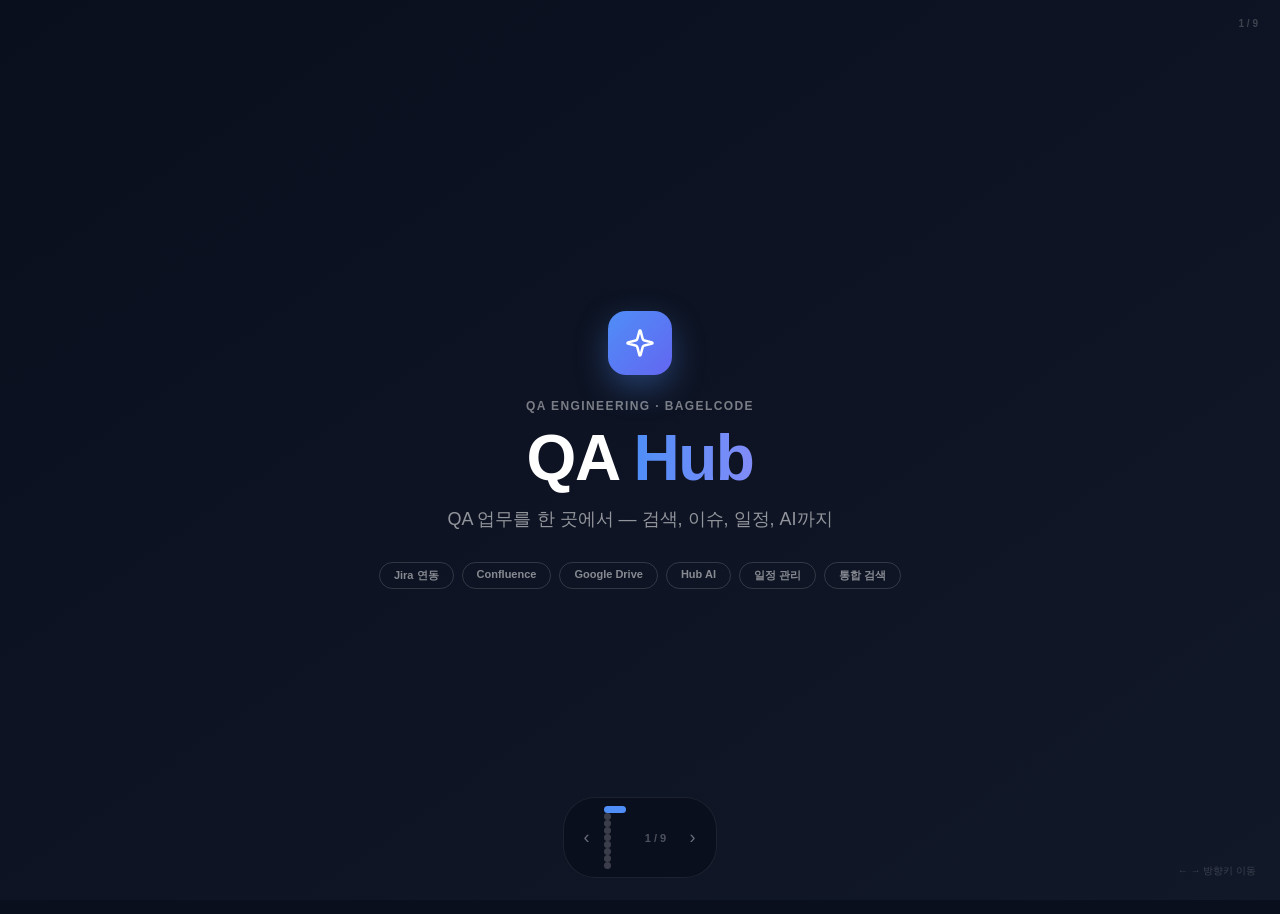
<file: docs/presentation.html>
<!DOCTYPE html>
<html lang="ko">
<head>
<meta charset="UTF-8">
<title>QA Hub — 팀 소개 발표</title>
<style>
  *{box-sizing:border-box;margin:0;padding:0}
  body{font-family:-apple-system,BlinkMacSystemFont,'Segoe UI','Apple SD Gothic Neo',sans-serif;background:#0a0f1e;overflow:hidden;height:100vh;width:100vw}

  .slide{position:absolute;inset:0;display:flex;opacity:0;pointer-events:none;transition:opacity .4s ease,transform .4s ease;transform:translateY(14px)}
  .slide.active{opacity:1;pointer-events:all;transform:translateY(0)}
  .full-center{flex-direction:column;align-items:center;justify-content:center;padding:60px 80px}

  .bg-dark{background:linear-gradient(145deg,#0a0f1e 0%,#111827 100%)}
  .bg-accent{background:linear-gradient(145deg,#0d1b3e 0%,#1a1040 100%)}

  /* 커버 */
  .logo-wrap{width:64px;height:64px;border-radius:18px;background:linear-gradient(135deg,#4f8ef7,#6366f1);display:flex;align-items:center;justify-content:center;margin-bottom:24px;box-shadow:0 12px 32px rgba(79,142,247,.35)}
  .kicker{font-size:12px;font-weight:700;letter-spacing:1.4px;text-transform:uppercase;color:rgba(255,255,255,.45);margin-bottom:12px;text-align:center}
  .h1{font-size:64px;font-weight:900;letter-spacing:-1.5px;line-height:1.05;color:#fff;text-align:center}
  .h1 em{font-style:normal;background:linear-gradient(90deg,#4f8ef7,#818cf8);-webkit-background-clip:text;-webkit-text-fill-color:transparent;background-clip:text}
  .h2{font-size:42px;font-weight:900;letter-spacing:-1px;line-height:1.1;color:#fff;text-align:center;margin-bottom:10px}
  .sub{font-size:18px;color:rgba(255,255,255,.55);line-height:1.7;text-align:center;margin-top:12px}
  .pill-row{display:flex;gap:8px;margin-top:28px;flex-wrap:wrap;justify-content:center}
  .pill{font-size:11px;font-weight:600;padding:5px 14px;border-radius:20px;border:1px solid rgba(255,255,255,.15);color:rgba(255,255,255,.5)}

  /* 공통 카드 */
  .grid3{display:grid;grid-template-columns:repeat(3,1fr);gap:18px;width:100%;max-width:960px}
  .card{background:rgba(255,255,255,.06);border:1px solid rgba(255,255,255,.1);border-radius:18px;padding:30px 26px}
  .card-center{text-align:center}
  .ci{margin-bottom:14px;display:flex;justify-content:center}
  .ct{font-size:15px;font-weight:700;color:#fff;margin-bottom:10px}
  .cd{font-size:13.5px;color:rgba(255,255,255,.6);line-height:1.75;word-break:keep-all}
  .cd strong{color:rgba(255,255,255,.9)}

  /* 솔루션 바 */
  .bar{background:linear-gradient(90deg,rgba(79,142,247,.14),rgba(99,102,241,.14));border:1px solid rgba(79,142,247,.3);border-radius:14px;padding:18px 32px;text-align:center;width:100%;max-width:960px;margin-top:22px}
  .bar-main{font-size:16px;font-weight:700;color:#fff}
  .bar-sub{font-size:13px;color:rgba(255,255,255,.5);margin-top:5px}

  /* 빌드 슬라이드 */
  .build-head{display:flex;align-items:center;gap:12px;margin-bottom:14px}
  .bicon{width:40px;height:40px;border-radius:11px;display:flex;align-items:center;justify-content:center;font-size:19px;flex-shrink:0}

  /* gs-os 상세 슬라이드 */
  .flow{display:flex;flex-direction:column;gap:12px;width:100%;max-width:860px;margin-top:4px}
  .flow-row{display:flex;align-items:flex-start;gap:18px;background:rgba(255,255,255,.05);border:1px solid rgba(255,255,255,.09);border-radius:14px;padding:18px 24px}
  .flow-num{width:30px;height:30px;border-radius:50%;background:linear-gradient(135deg,#22c55e,#0ea5e9);display:flex;align-items:center;justify-content:center;font-size:13px;font-weight:800;color:#fff;flex-shrink:0;margin-top:2px}
  .flow-body{font-size:13.5px;color:rgba(255,255,255,.65);line-height:1.7;word-break:keep-all}
  .flow-body strong{color:#fff;font-size:14px;display:block;margin-bottom:4px}
  .tag{display:inline-block;font-size:11px;font-weight:700;padding:2px 9px;border-radius:6px;background:rgba(34,197,94,.15);color:#4ade80;border:1px solid rgba(34,197,94,.25);margin-right:4px;font-family:monospace}

  /* 기대 결과 */
  .result-grid{display:grid;grid-template-columns:repeat(3,1fr);gap:18px;width:100%;max-width:960px}
  .result-card{background:rgba(255,255,255,.06);border:1px solid rgba(255,255,255,.1);border-radius:18px;padding:30px 24px;text-align:center}
  .result-num{font-size:38px;font-weight:900;margin-bottom:8px}
  .result-label{font-size:15px;font-weight:700;color:#fff;margin-bottom:10px}
  .result-desc{font-size:13.5px;color:rgba(255,255,255,.55);line-height:1.75;word-break:keep-all}

  /* 한계점 */
  .limit-grid{display:grid;grid-template-columns:repeat(3,1fr);gap:18px;width:100%;max-width:960px}
  .limit-card{background:rgba(255,255,255,.05);border:1px solid rgba(255,255,255,.08);border-radius:18px;padding:28px 22px;text-align:center}
  .limit-icon{margin-bottom:12px;display:flex;justify-content:center}
  .limit-title{font-size:15px;font-weight:700;color:#fff;margin-bottom:8px}
  .limit-desc{font-size:13px;color:rgba(255,255,255,.55);line-height:1.75;margin-bottom:14px;word-break:keep-all}
  .limit-fix{font-size:12px;color:#60a5fa;background:rgba(79,142,247,.12);border:1px solid rgba(79,142,247,.2);border-radius:8px;padding:8px 12px;line-height:1.6;word-break:keep-all}

  /* 데모 */
  .demo-btn{background:linear-gradient(135deg,#4f8ef7,#6366f1);border:none;color:#fff;font-size:16px;font-weight:700;padding:16px 44px;border-radius:14px;cursor:pointer;box-shadow:0 8px 24px rgba(79,142,247,.4);transition:transform .15s,box-shadow .15s}
  .demo-btn:hover{transform:translateY(-2px);box-shadow:0 12px 32px rgba(79,142,247,.5)}

  /* 마무리 */
  .end-grid{display:grid;grid-template-columns:repeat(2,1fr);gap:14px;width:100%;max-width:680px;margin-top:24px}
  .end-card{background:rgba(255,255,255,.06);border:1px solid rgba(255,255,255,.1);border-radius:12px;padding:18px 20px}
  .end-card h4{font-size:10px;font-weight:700;text-transform:uppercase;letter-spacing:.6px;color:rgba(255,255,255,.4);margin-bottom:8px}
  .end-card p{font-size:13px;color:#fff;line-height:1.6}
  .url-pill{background:rgba(79,142,247,.15);border:1px solid rgba(79,142,247,.35);border-radius:12px;padding:13px 24px;font-size:15px;font-weight:700;color:#93c5fd;margin-top:18px;display:inline-block}

  /* 네비게이션 */
  .nav-bar{position:fixed;bottom:22px;left:50%;transform:translateX(-50%);display:flex;align-items:center;gap:10px;background:rgba(10,15,30,.9);backdrop-filter:blur(16px);border:1px solid rgba(255,255,255,.08);border-radius:32px;padding:8px 16px;z-index:1000}
  .dot{width:7px;height:7px;border-radius:50%;background:rgba(255,255,255,.2);cursor:pointer;transition:all .2s}
  .dot.on{background:#4f8ef7;width:22px;border-radius:4px}
  .nbtn{background:none;border:none;color:rgba(255,255,255,.4);cursor:pointer;font-size:18px;padding:0 4px;transition:color .15s}
  .nbtn:hover{color:#fff}
  .nnum{font-size:11px;font-weight:600;color:rgba(255,255,255,.28);min-width:40px;text-align:center}
  .keyhint{position:fixed;bottom:22px;right:24px;font-size:10px;color:rgba(255,255,255,.18)}
  .sc{position:fixed;top:18px;right:22px;font-size:10px;font-weight:700;color:rgba(255,255,255,.2);z-index:1000;pointer-events:none}
</style>
</head>
<body>

<!-- ①커버 -->
<div class="slide bg-dark full-center active">
  <div class="logo-wrap">
    <svg width="30" height="30" viewBox="0 0 24 24" fill="none" stroke="#fff" stroke-width="2" stroke-linecap="round" stroke-linejoin="round"><path d="M9.937 15.5A2 2 0 0 0 8.5 14.063l-6.135-1.582a.5.5 0 0 1 0-.962L8.5 9.937A2 2 0 0 0 9.937 8.5l1.582-6.135a.5.5 0 0 1 .963 0L14.063 8.5A2 2 0 0 0 15.5 9.937l6.135 1.582a.5.5 0 0 1 0 .962L15.5 14.063a2 2 0 0 0-1.437 1.437l-1.582 6.135a.5.5 0 0 1-.963 0z"/></svg>
  </div>
  <div class="kicker">QA Engineering · Bagelcode</div>
  <div class="h1">QA <em>Hub</em></div>
  <div class="sub">QA 업무를 한 곳에서 — 검색, 이슈, 일정, AI까지</div>
  <div class="pill-row">
    <span class="pill">Jira 연동</span>
    <span class="pill">Confluence</span>
    <span class="pill">Google Drive</span>
    <span class="pill">Hub AI</span>
    <span class="pill">일정 관리</span>
    <span class="pill">통합 검색</span>
  </div>
</div>

<!-- ②배경 / 문제 -->
<div class="slide bg-dark full-center">
  <div style="margin-bottom:30px">
    <div class="kicker">Why we built this</div>
    <div class="h2">QA 업무, 지금까지는 이랬어요</div>
  </div>
  <div class="grid3">
    <div class="card card-center">
      <div class="ci"><svg width="32" height="32" viewBox="0 0 24 24" fill="none" stroke="rgba(255,255,255,.7)" stroke-width="1.5" stroke-linecap="round" stroke-linejoin="round"><path d="M16 3h5v5"/><path d="M4 20 21 3"/><path d="M21 16v5h-5"/><path d="M15 15l6 6"/><path d="M4 4l5 5"/></svg></div>
      <div class="ct">툴 분산</div>
      <div class="cd">Jira·Confluence·Drive·Slack을 탭마다 열어두고 오가며 정보를 찾아야 했어요</div>
    </div>
    <div class="card card-center">
      <div class="ci"><svg width="32" height="32" viewBox="0 0 24 24" fill="none" stroke="rgba(255,255,255,.7)" stroke-width="1.5" stroke-linecap="round" stroke-linejoin="round"><rect x="3" y="4" width="18" height="18" rx="2"/><path d="M16 2v4M8 2v4M3 10h18"/></svg></div>
      <div class="ct">일정 파악 어려움</div>
      <div class="cd">스프레드시트·구두 공유가 섞여 팀 전체 QA 일정을 한눈에 보기 어려웠어요</div>
    </div>
    <div class="card card-center">
      <div class="ci"><svg width="32" height="32" viewBox="0 0 24 24" fill="none" stroke="rgba(255,255,255,.7)" stroke-width="1.5" stroke-linecap="round" stroke-linejoin="round"><circle cx="11" cy="11" r="8"/><path d="m21 21-4.3-4.3"/></svg></div>
      <div class="ct">문서 접근 비효율</div>
      <div class="cd">TC 시트·GDD·Math Doc 링크를 매번 Confluence나 Drive에서 직접 찾아야 했어요</div>
    </div>
  </div>
  <div class="bar">
    <div class="bar-main">→ QA Hub 하나로 모두 연결</div>
    <div class="bar-sub">Jira · Confluence · Google Drive · Slack · Calendar — 단일 창구에서 끝</div>
  </div>
</div>

<!-- ③어떻게 만들었나 -->
<div class="slide bg-dark full-center">
  <div style="margin-bottom:28px">
    <div class="kicker">How we built it</div>
    <div class="h2" style="font-size:36px">AI 툴과 함께한 제작 노하우</div>
  </div>
  <div class="grid3" style="max-width:900px">
    <div class="card">
      <div class="build-head">
        <div class="bicon" style="background:linear-gradient(135deg,#4f8ef7,#6366f1)"><svg width="20" height="20" viewBox="0 0 24 24" fill="none" stroke="#fff" stroke-width="1.8" stroke-linecap="round" stroke-linejoin="round"><path d="M12 19l7-7 3 3-7 7-3-3z"/><path d="M18 13l-1.5-7.5L2 2l3.5 14.5L13 18l5-5z"/><path d="M2 2l7.586 7.586"/><circle cx="11" cy="11" r="2"/></svg></div>
        <div class="ct" style="margin:0">Figma MCP</div>
      </div>
      <div class="cd">
        레이아웃 설계 시 <strong>Figma MCP</strong>로 디자인 컨텍스트를 직접 참조하며 개발<br><br>
        컴포넌트 구조·색상·간격을 코드에 즉시 반영해 디자인-개발 간 오차를 최소화했어요
      </div>
    </div>
    <div class="card">
      <div class="build-head">
        <div class="bicon" style="background:linear-gradient(135deg,#f59e0b,#ef4444)"><svg width="20" height="20" viewBox="0 0 24 24" fill="none" stroke="#fff" stroke-width="1.8" stroke-linecap="round" stroke-linejoin="round"><rect x="2" y="3" width="9" height="18" rx="1"/><rect x="13" y="3" width="9" height="18" rx="1"/></svg></div>
        <div class="ct" style="margin:0">시안 비교 워크플로우</div>
      </div>
      <div class="cd">
        UI 요소마다 <strong>A안 / B안 시안</strong>을 나란히 생성 후 비교<br><br>
        담당자 컬럼·상태 뱃지·테이블 정렬 등 세부 UX를 반복 검토하며 최적안을 선택했어요
      </div>
    </div>
    <div class="card">
      <div class="build-head">
        <div class="bicon" style="background:linear-gradient(135deg,#22c55e,#0ea5e9)"><svg width="20" height="20" viewBox="0 0 24 24" fill="none" stroke="#fff" stroke-width="1.8" stroke-linecap="round" stroke-linejoin="round"><circle cx="12" cy="12" r="3"/><circle cx="3" cy="6" r="2"/><circle cx="21" cy="6" r="2"/><circle cx="3" cy="18" r="2"/><circle cx="21" cy="18" r="2"/><path d="M5 6h5m4 0h5M5 18h5m4 0h5M9 7l3 5m3-5-3 5"/></svg></div>
        <div class="ct" style="margin:0">gs-os-ontology MCP</div>
      </div>
      <div class="cd">
        게임 목록 · 문서 링크를 <strong>온톨로지 MCP</strong>로 실시간 연동<br><br>
        GDD·Math Doc·Sound·연출 문서를 게임명 하나로 자동 매핑 — 수동 관리 불필요
      </div>
    </div>
  </div>
  <div class="bar" style="max-width:900px">
    <div class="bar-main">Claude AI (Cowork) 와 페어 프로그래밍으로 전체 개발</div>
    <div class="bar-sub">기획 → 시안 → 코드 → 검증까지 AI와 협업 — 혼자서도 풀스택 QA 툴 완성</div>
  </div>
</div>

<!-- ④gs-os MCP 활용 상세 -->
<div class="slide bg-dark full-center">
  <div style="margin-bottom:24px">
    <div class="kicker">gs-os-ontology MCP 활용</div>
    <div class="h2" style="font-size:36px">게임 메타데이터를 코드 없이 연결하다</div>
  </div>
  <div class="flow">
    <div class="flow-row">
      <div class="flow-num">1</div>
      <div class="flow-body">
        <strong>서버 시작 시 전체 게임 목록 자동 캐싱</strong>
        <span class="tag">search_games</span> 툴로 스타트업 시 모든 게임 데이터를 메모리에 올려요 — 검색·드롭다운이 즉각 응답
      </div>
    </div>
    <div class="flow-row">
      <div class="flow-num">2</div>
      <div class="flow-body">
        <strong>게임명 → 문서 링크 원클릭 조회</strong>
        <span class="tag">get_game</span> 툴로 GDD·Math Doc·Sound Sheet·연출 링크를 게임명 하나로 자동 반환 — TC 현황 카드 클릭 한 번으로 문서 패널 오픈
      </div>
    </div>
    <div class="flow-row">
      <div class="flow-num">3</div>
      <div class="flow-body">
        <strong>Drive 검색과 온톨로지 결과를 병합 · 우선순위 부여</strong>
        온톨로지 결과(from_ontology: true)를 Drive 검색 결과보다 상위에 노출 — 정확도 높은 공식 링크가 항상 먼저 표시
      </div>
    </div>
    <div class="flow-row">
      <div class="flow-num">4</div>
      <div class="flow-body">
        <strong>통합 검색 키워드 확장에도 활용</strong>
        게임 이름·코드·별칭을 온톨로지 기반으로 확장해 오탈자·약어 검색도 정확히 매칭
      </div>
    </div>
  </div>
</div>

<!-- ⑤기대 결과 -->
<div class="slide bg-dark full-center">
  <div style="margin-bottom:28px">
    <div class="kicker">Expected Impact</div>
    <div class="h2" style="font-size:36px">실무에서 기대하는 효과</div>
  </div>
  <div class="result-grid">
    <div class="result-card">
      <div class="result-num" style="display:flex;justify-content:center"><svg width="38" height="38" viewBox="0 0 24 24" fill="none" stroke="#60a5fa" stroke-width="1.5" stroke-linecap="round" stroke-linejoin="round"><circle cx="12" cy="12" r="9"/><path d="M12 7v5l3 3"/></svg></div>
      <div class="result-label">컨텍스트 스위칭 감소</div>
      <div class="result-desc">Jira·Confluence·Drive·Slack을 오가는 시간을 줄이고 QA Hub 한 곳에서 업무 마무리</div>
    </div>
    <div class="result-card">
      <div class="result-num" style="display:flex;justify-content:center"><svg width="38" height="38" viewBox="0 0 24 24" fill="none" stroke="#34d399" stroke-width="1.5" stroke-linecap="round" stroke-linejoin="round"><path d="M10 13a5 5 0 0 0 7.54.54l3-3a5 5 0 0 0-7.07-7.07l-1.72 1.71"/><path d="M14 11a5 5 0 0 0-7.54-.54l-3 3a5 5 0 0 0 7.07 7.07l1.71-1.71"/></svg></div>
      <div class="result-label">문서 접근 자동화</div>
      <div class="result-desc">게임별 GDD·Math·Sound·TC 링크를 클릭 한 번으로 — 매번 찾아 헤매는 일 없음</div>
    </div>
    <div class="result-card">
      <div class="result-num" style="display:flex;justify-content:center"><svg width="38" height="38" viewBox="0 0 24 24" fill="none" stroke="#a78bfa" stroke-width="1.5" stroke-linecap="round" stroke-linejoin="round"><path d="M9.937 15.5A2 2 0 0 0 8.5 14.063l-6.135-1.582a.5.5 0 0 1 0-.962L8.5 9.937A2 2 0 0 0 9.937 8.5l1.582-6.135a.5.5 0 0 1 .963 0L14.063 8.5A2 2 0 0 0 15.5 9.937l6.135 1.582a.5.5 0 0 1 0 .962L15.5 14.063a2 2 0 0 0-1.437 1.437l-1.582 6.135a.5.5 0 0 1-.963 0z"/></svg></div>
      <div class="result-label">자연어 이슈 분석</div>
      <div class="result-desc">Hub AI로 "이번 달 Critical 이슈 요약해줘" 같은 질의를 자연어로 즉시 처리</div>
    </div>
  </div>
  <div class="bar">
    <div class="bar-main">QA 업무의 단순 반복을 줄이고, 본질적인 테스트에 더 집중</div>
    <div class="bar-sub">검색 · 문서 · 일정 · 이슈 트래킹을 하나의 창구로 통합</div>
  </div>
</div>

<!-- ⑥목표 -->
<div class="slide bg-dark full-center">
  <div style="margin-bottom:28px">
    <div class="kicker">Goal</div>
    <div class="h2" style="font-size:36px">QA 팀 내부 공용 도구로 자리잡기</div>
    <div class="sub" style="margin-top:10px">1차 목표 — QA 팀원 전체가 동일한 허브에서 업무</div>
  </div>
  <div class="flow" style="max-width:820px">
    <div class="flow-row">
      <div class="flow-num" style="background:linear-gradient(135deg,#6366f1,#4f8ef7)"><svg width="14" height="14" viewBox="0 0 24 24" fill="none" stroke="#fff" stroke-width="2.2" stroke-linecap="round" stroke-linejoin="round"><circle cx="12" cy="10" r="3"/><path d="M12 2a8 8 0 0 0-8 8c0 5.25 8 13 8 13s8-7.75 8-13a8 8 0 0 0-8-8z"/></svg></div>
      <div class="flow-body">
        <strong>현재 — 개인 로컬 환경</strong>
        localhost:8000 에서 운영 중 · QA 담당자 개인이 사용 · 팀 공유 불가
      </div>
    </div>
    <div class="flow-row">
      <div class="flow-num" style="background:linear-gradient(135deg,#f59e0b,#22c55e)"><svg width="14" height="14" viewBox="0 0 24 24" fill="none" stroke="#fff" stroke-width="2.2" stroke-linecap="round" stroke-linejoin="round"><circle cx="12" cy="12" r="10"/><circle cx="12" cy="12" r="6"/><circle cx="12" cy="12" r="2"/></svg></div>
      <div class="flow-body">
        <strong>1차 목표 — QA 팀 내부 배포</strong>
        사내 서버에 올려 <strong>QA 팀원 전체가 같은 URL로 접속</strong> — 이슈·일정·문서를 하나의 창구에서 함께 관리
      </div>
    </div>
    <div class="flow-row">
      <div class="flow-num" style="background:linear-gradient(135deg,#22c55e,#0ea5e9)"><svg width="14" height="14" viewBox="0 0 24 24" fill="none" stroke="#fff" stroke-width="2.2" stroke-linecap="round" stroke-linejoin="round"><polyline points="20 6 9 17 4 12"/></svg></div>
      <div class="flow-body">
        <strong>배포 시 기대 효과</strong>
        팀원 모두가 동일한 Jira·Confluence 데이터 실시간 공유 · 버전 차이 없이 일관된 정보로 소통
      </div>
    </div>
    <div class="flow-row">
      <div class="flow-num" style="background:linear-gradient(135deg,#a78bfa,#ec4899)"><svg width="14" height="14" viewBox="0 0 24 24" fill="none" stroke="#fff" stroke-width="2.2" stroke-linecap="round" stroke-linejoin="round"><path d="M9 5H7a2 2 0 0 0-2 2v12a2 2 0 0 0 2 2h10a2 2 0 0 0 2-2V7a2 2 0 0 0-2-2h-2"/><rect x="9" y="3" width="6" height="4" rx="1"/><path d="M9 12h6M9 16h4"/></svg></div>
      <div class="flow-body">
        <strong>배포 전 준비 사항</strong>
        서버 안정화 · 팀원 온보딩 가이드 · 피드백 수렴 후 지속 개선
      </div>
    </div>
  </div>
</div>

<!-- ⑦한계점 & 개선사항 -->
<div class="slide bg-dark full-center">
  <div style="margin-bottom:28px">
    <div class="kicker">한계점 & 개선 방향</div>
    <div class="h2" style="font-size:36px">더 잘할 수 있는 것들</div>
  </div>
  <div class="limit-grid">
    <div class="limit-card">
      <div class="limit-icon"><svg width="28" height="28" viewBox="0 0 24 24" fill="none" stroke="rgba(255,255,255,.6)" stroke-width="1.5" stroke-linecap="round" stroke-linejoin="round"><circle cx="12" cy="12" r="10"/><path d="M2 12h20M12 2a15.3 15.3 0 0 1 4 10 15.3 15.3 0 0 1-4 10 15.3 15.3 0 0 1-4-10 15.3 15.3 0 0 1 4-10z"/></svg></div>
      <div class="limit-title">외부 서비스 의존</div>
      <div class="limit-desc">Drive MCP · Jira API 장애 시 일부 기능 중단 가능</div>
      <div class="limit-fix">→ 오프라인 캐시 강화 & fallback UI 추가</div>
    </div>
    <div class="limit-card">
      <div class="limit-icon"><svg width="28" height="28" viewBox="0 0 24 24" fill="none" stroke="rgba(255,255,255,.6)" stroke-width="1.5" stroke-linecap="round" stroke-linejoin="round"><path d="M5 22h14M5 2h14"/><path d="M17 22v-4.172a2 2 0 0 0-.586-1.414L12 12l-4.414 4.414A2 2 0 0 0 7 17.828V22"/><path d="M7 2v4.172a2 2 0 0 0 .586 1.414L12 12l4.414-4.414A2 2 0 0 0 17 6.172V2"/></svg></div>
      <div class="limit-title">초기 캐시 로딩</div>
      <div class="limit-desc">서버 시작 시 Jira·Confluence 전체 캐싱에 수십 초 소요</div>
      <div class="limit-fix">→ 로딩 상태 UI 개선 & 백그라운드 점진적 로딩</div>
    </div>
    <div class="limit-card">
      <div class="limit-icon"><svg width="28" height="28" viewBox="0 0 24 24" fill="none" stroke="rgba(255,255,255,.6)" stroke-width="1.5" stroke-linecap="round" stroke-linejoin="round"><path d="M9 3h6m-6 0v6l-4 10a1 1 0 0 0 .9 1.4h12.2a1 1 0 0 0 .9-1.4L15 9V3"/><path d="M7.3 15h9.4"/></svg></div>
      <div class="limit-title">QA 전문용어 한계</div>
      <div class="limit-desc">GPT 번역·동의어 확장이 게임 도메인 특수 용어를 놓치는 경우 있음</div>
      <div class="limit-fix">→ 동의어 사전(RELATED) 지속 확장 & 사용자 피드백 루프</div>
    </div>
  </div>
  <div class="bar">
    <div class="bar-main">팀 피드백 기반으로 지속 개선 중</div>
    <div class="bar-sub">실제 사용하면서 발견되는 엣지케이스를 빠르게 반영할 예정</div>
  </div>
</div>

<!-- ⑦라이브 데모 -->
<div class="slide bg-dark full-center" data-demo="true">
  <div style="text-align:center;max-width:560px">
    <div style="margin-bottom:20px;display:flex;justify-content:center"><svg width="52" height="52" viewBox="0 0 24 24" fill="none" stroke="rgba(255,255,255,.8)" stroke-width="1.3" stroke-linecap="round" stroke-linejoin="round"><path d="M4.5 16.5c-1.5 1.26-2 5-2 5s3.74-.5 5-2c.71-.84.7-2.13-.09-2.91a2.18 2.18 0 0 0-2.91-.09z"/><path d="m12 15-3-3a22 22 0 0 1 2-3.95A12.88 12.88 0 0 1 22 2c0 2.72-.78 7.5-6 11a22.35 22.35 0 0 1-4 2z"/><path d="M9 12H4s.55-3.03 2-4c1.62-1.08 5 0 5 0"/><path d="M12 15v5s3.03-.55 4-2c1.08-1.62 0-5 0-5"/></svg></div>
    <div class="kicker">Live Demo</div>
    <div class="h2" style="font-size:42px;margin-bottom:14px">지금 바로 열어볼게요</div>
    <div class="sub" style="margin-bottom:30px">새 탭에서 QA Hub가 열리고<br>인터랙티브 투어가 자동으로 시작돼요</div>
    <button class="demo-btn" onclick="openHub()">QA Hub 열기 →</button>
    <div id="demo-opened" style="display:none;margin-top:18px;font-size:13px;color:rgba(255,255,255,.4)">
      ✓ 새 탭에서 열렸어요 — 시연 후 이 탭으로 돌아오세요
    </div>
  </div>
</div>

<!-- ⑧마무리 -->
<div class="slide bg-accent full-center">
  <div class="kicker">Next Step</div>
  <div class="h1" style="font-size:46px">QA 팀과 함께 쓰는<br><em>QA Hub</em></div>
  <div class="sub" style="margin-bottom:0">로컬에서 검증 완료 — 다음 단계는 팀 내부 배포<br>피드백 주시면 바로 반영할게요 🙏</div>
  <div class="end-grid">
    <div class="end-card">
      <h4>현재 상태</h4>
      <p>로컬 서버 운영 중<br>기능 검증 완료</p>
    </div>
    <div class="end-card">
      <h4>다음 목표</h4>
      <p>QA 팀 내부 서버 배포<br>팀원 전체 공동 사용</p>
    </div>
    <div class="end-card">
      <h4>연동 소스</h4>
      <p>Jira · Confluence<br>Google Drive · Slack</p>
    </div>
    <div class="end-card">
      <h4>문의 / 피드백</h4>
      <p style="color:#93c5fd">hyewon.kim@bagelcode.com</p>
    </div>
  </div>
</div>

<!-- 네비게이션 -->
<div class="nav-bar">
  <button class="nbtn" onclick="go(-1)">‹</button>
  <div id="dots-wrap"></div>
  <span class="nnum" id="nnum">1 / 9</span>
  <button class="nbtn" onclick="go(1)">›</button>
</div>
<div class="keyhint">← → 방향키 이동</div>
<div class="sc" id="sc">1 / 9</div>

<script>
  const HUB = 'http://localhost:8000/hub';
  const slides = Array.from(document.querySelectorAll('.slide'));
  const total  = slides.length;
  let cur = 0, demoLoaded = false;

  const dotsWrap = document.getElementById('dots-wrap');
  slides.forEach((_,i)=>{
    const d = document.createElement('div');
    d.className = 'dot'+(i===0?' on':'');
    d.onclick = ()=>goTo(i);
    dotsWrap.appendChild(d);
  });

  function openHub(){
    window.open(HUB, 'qa-hub-demo');
    const msg = document.getElementById('demo-opened');
    if(msg) msg.style.display = 'block';
  }

  function goTo(n){
    if(n<0||n>=total) return;
    slides[cur].classList.remove('active');
    cur = n;
    slides[cur].classList.add('active');
    document.querySelectorAll('.dot').forEach((d,i)=>d.classList.toggle('on',i===cur));
    const txt = (cur+1)+' / '+total;
    document.getElementById('nnum').textContent = txt;
    document.getElementById('sc').textContent = txt;
    if(slides[cur].dataset.demo && !demoLoaded){
      demoLoaded = true;
      openHub();
    }
  }
  function go(d){ goTo(cur+d); }

  document.addEventListener('keydown',e=>{
    if(e.key==='ArrowRight'||e.key==='ArrowDown'||e.key===' ') go(1);
    if(e.key==='ArrowLeft'||e.key==='ArrowUp') go(-1);
  });
</script>
</body>
</html>
</file>
